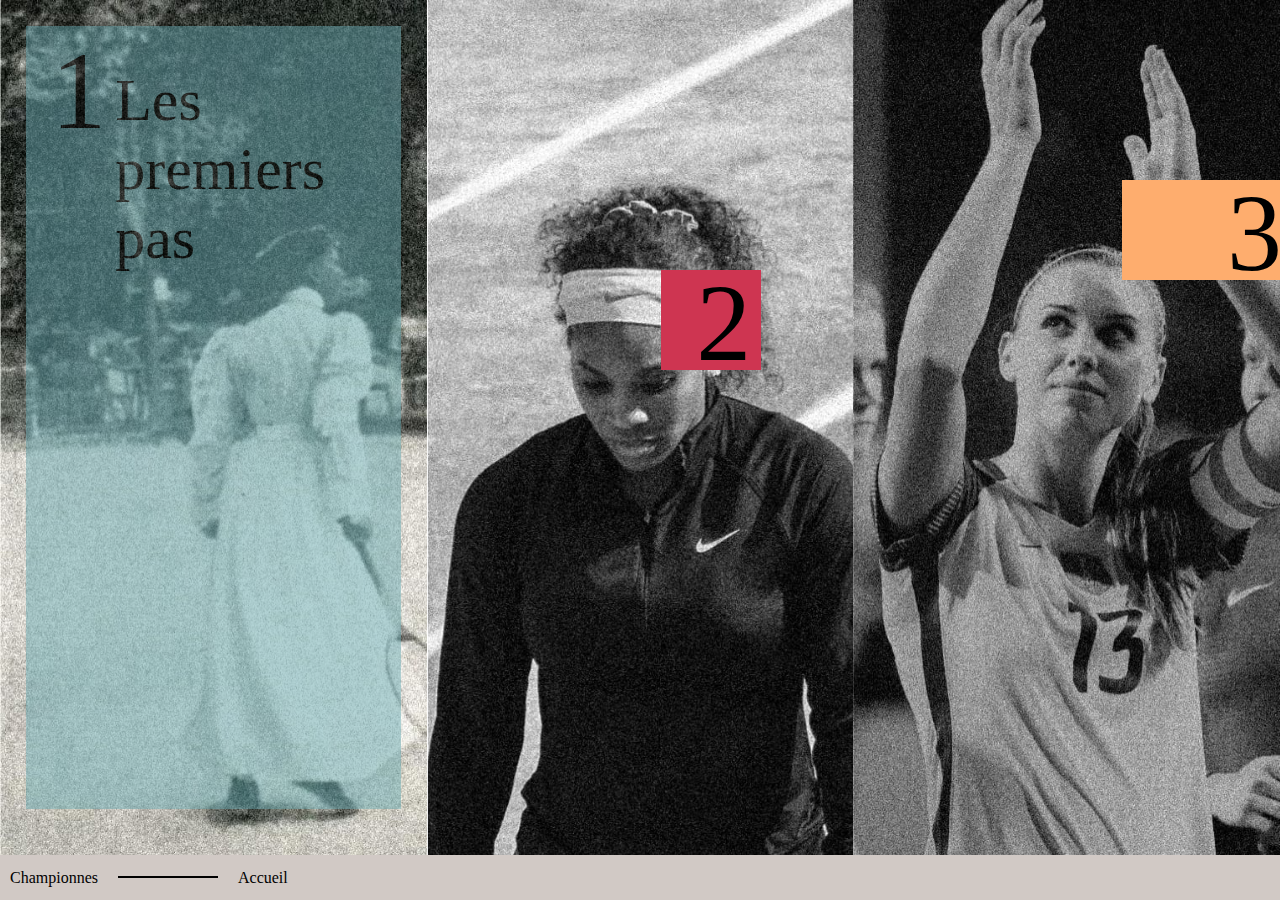
<file: menu.html>
<!DOCTYPE html>
<html lang="fr">

<head>
    <!-- meta tags nécessaires avec bootstrap -->
    <meta charset="utf-8">
    <title>Championnes !</title>
    <meta name="description" content="Au cours du web documentaire, vous allez pouvoir naviguer à travers l’histoire et découvrir les moments importants et marquants pour les femmes dans le milieu sportif. Vous allez prendre connaissance d’un combat qu’elles mènent depuis de nombreuses années, les inégalités auxquelles elles sont confrontées et les conséquences de la persévérance et du courage qui les ont mené à plus de reconnaissance aujourd’hui.">
    <link rel="shortcut icon" href="css/images/1.jpg" type="image/x-icon" />
    <link rel="stylesheet" href="./css/main.css" type="text/css" />
    <link href="https://fonts.googleapis.com/css?family=Livvic&display=swap" rel="stylesheet">
    <script src="./js/main.js"></script>
</head>

<body class="menu">
    <section class="images">
        <div id="partie1">
            <div class="texte1">
                <a class="numero1" href="partie1.html">1</a>
                <h1 class="titre1">Les premiers pas</h1>
            </div>
        </div>
        <div id="partie2">
            <div class="texte2">
                <a class="numero2" href="partie2.html">2</a>
                <h1 class="titre2">Des combats d'inégalités</h1>
            </div>
        </div>
        <div id="partie3">
            <div class="texte3">
                <a class="numero3" href="partie3.html">3</a>
                <h1 class="titre3">De grandes victoires</h1>
            </div>
        </div>
    </section>

    <footer class="menuFooter">
        <p>Championnes</p>
        <a href="index.html">Accueil</a>
    </footer>

</body>

</html>
</file>
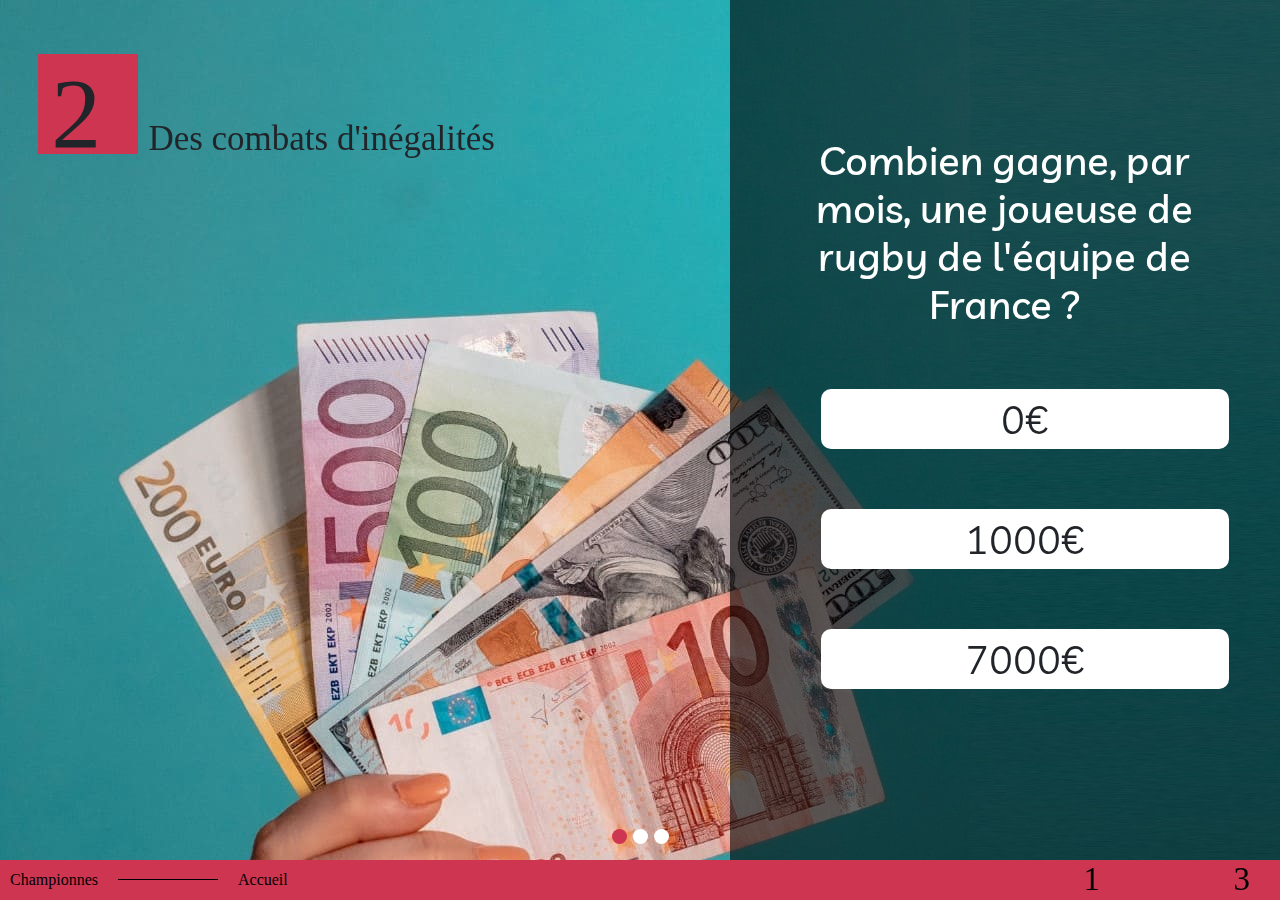
<file: partie2.html>
<!DOCTYPE html>
<html lang="fr">

<head>
    <!-- meta tags nécessaires avec bootstrap -->
    <meta charset="utf-8">
    <title>Championnes !</title>
    <meta name="description" content="Au cours du web documentaire, vous allez pouvoir naviguer à travers l’histoire et découvrir les moments importants et marquants pour les femmes dans le milieu sportif. Vous allez prendre connaissance d’un combat qu’elles mènent depuis de nombreuses années, les inégalités auxquelles elles sont confrontées et les conséquences de la persévérance et du courage qui les ont mené à plus de reconnaissance aujourd’hui.">
    <link rel="stylesheet" href="https://maxcdn.bootstrapcdn.com/bootstrap/4.0.0/css/bootstrap.min.css" integrity="sha384-Gn5384xqQ1aoWXA+058RXPxPg6fy4IWvTNh0E263XmFcJlSAwiGgFAW/dAiS6JXm" crossorigin="anonymous">
    <link rel="shortcut icon" href="css/images/2.jpg" type="image/x-icon" />
    <link rel="stylesheet" href="./css/main.css" type="text/css" />
    <link href="https://fonts.googleapis.com/css?family=Livvic&display=swap" rel="stylesheet">
    <script src="./js/main.js"></script>


</head>

<body class="partie2">
    <div class="pagePartie2">
        <div class="titrePartie2">
            <h1 class="numeroPartie2">2</h1>
            <h2 class="textePartie2">Des combats d'inégalités</h2>
        </div>

        <div id="slider" class="carousel slide">
            <div class="imageCarousel carousel-inner">
                <div class="carousel-item active">
                    <img src="css/images/partie2/fond1.jpg" alt="First slide">
                    <div class="quiz" id="quiz1">
                        <div class="question" id="question1">

                            <h3>Combien gagne, par mois, une joueuse de rugby de l'équipe de France ?</h3>
                            <ul class="propositions">
                                <li class="propo" data-reponse="false">0€</li>
                                <li class="propo" data-reponse="true">1000€</li>
                                <li class="propo" data-reponse="false">7000€</li>
                            </ul>
                        </div>
                        <div class="reponse">
                            <input  type="image" id="extrait1" class="son" src="./css/images/son.png" alt="jouer le son" width="45" height="45">
                            <h4>Salaires</h4>
                            <p>Les femmes gagnent moins que les hommes, rien de nouveaux jusqu'ici. Mais ces inégalités salariales sont parfois très fortes dans le domaine du sport professionnel. Pourquoi ? Parce que le sport féminin ne rapporte pas assez. Pourquoi ? Parce qu'il n'est pas assez médiatisé, que les athlètes ne sont pas assez misent en avant, que les entreprises n'osent pas assez s'engager à soutenir le sport féminin (sponsoring).</p>
                            <p>Si beaucoup de joueuse possède le statut professionnel, ce n'est pas le cas pour toutes. Aujourd'hui, aucune joueuse de rugby en haut niveau ne possède le statut professionnel, elles sont amateur, ce qui explique leur faible salaire de <b class="bonneRep">1 000€ </b>ne leur permettant pas de vivre de leur passion.</p>
                            <p class="extrait">Extrait sonore : Marc Madiot(cycliste) à Jeannie Longo(cycliste) en 1987.</p>
                        </div>
                    </div>
                </div>
                <div class="carousel-item">
                    <img src="css/images/partie2/fond2.jpg" alt="Second slide">
                    <div class="quiz" id="quiz2">
                        <div class="question" id="question2">
                            <h3>Selon l'Association Française du Corps Arbitral Multisports, combien y-a-t'il de femmes arbitres ?</h3>
                            <ul class="propositions">
                                <li class="propo" data-reponse="false">0%</li>
                                <li class="propo" data-reponse="true">26%</li>
                                <li class="propo" data-reponse="false">44%</li>
                            </ul>
                        </div>
                        <div class="reponse">
                            <input  type="image" id="extrait2" class="son" src="./css/images/son.png"  alt="jouer le son" width="45" height="45">
                            <h4>Arbitrage</h4>
                            <p>En France, le taux de femmes arbitres est de seulement <b class="bonneRep">26%</b>. Pourquoi ? Remarques sexistes à répétition sur le terrain lors de rencontre sportives masculines, remise en cause de leur décision car ce sont des femmes, etc. De nombreuses raisons contraignent les jeunes arbitre à abandonner rapidement, lassées de ces conditions de travail.</p>
                            <p class=extrait>Extrait sonore : Bernard Lacombe(footballeur international) sur RMC en 2013.</p>
                        </div>
                    </div>
                </div>
                <div class="carousel-item">
                    <img src="css/images/partie2/fond3.jpg" alt="Third slide">
                    <div class="quiz" id="quiz3">
                        <div class="question" id="question3">
                            <h3>En France, combien de jeunes filles pratiquent le rugby ?</h3>
                            <ul class="propositions">
                                <li class="propo" data-reponse="true">3%</li>
                                <li class="propo" data-reponse="false">15%</li>
                                <li class="propo" data-reponse="false">36%</li>
                            </ul>
                        </div>
                        <div class="reponse">
                            <input  type="image" id="extrait3" class="son" src="./css/images/son.png" alt="jouer le son" width="45" height="45">
                            <h4>Sports masculins ?</h4>
                            <p>Parce qu'elles n'ont pas de modèles, les jeunes filles n'osent pas pratiquer des sports dits "pour les garçons".</p>
                            <ul>
                                <li>le <b>rugby</b> compte seulement de <b class="bonneRep">3%</b> de filles licenciées</li>
                                <li>le <b>judo</b> compte 25% de filles licenciées</li>
                                <li>le <b>football</b> comprend seulement 4% de filles licenciées</li>
                            </ul>
                            <p class="extrait">Extrait sonore : Extrait du journal télévisé de 13h, le 18 juin 1955.</p>
                        </div>
                    </div>
                </div>
            </div>
            <ol class="carousel-indicators">
                <li data-target="#slider" data-slide-to="0" class="active"></li>
                <li data-target="#slider" data-slide-to="1"></li>
                <li data-target="#slider" data-slide-to="2"></li>
            </ol>
        </div>

    </div>

    <footer class="menuFooter2">
        <div class="debut">
            <p>Championnes</p>
            <a href="index.html">Accueil</a>
        </div>
        <div class="fin2">
            <a class="un" href="partie1.html">1</a>
            <a class="trois" href="partie3.html">3</a>
        </div>
    </footer>
    <script src="js/main.js"></script>
    <script src="https://ajax.googleapis.com/ajax/libs/jquery/3.3.1/jquery.min.js"></script>
    <script src="https://code.jquery.com/jquery-3.2.1.slim.min.js" integrity="sha384-KJ3o2DKtIkvYIK3UENzmM7KCkRr/rE9/Qpg6aAZGJwFDMVNA/GpGFF93hXpG5KkN" crossorigin="anonymous"></script>
    <script src="https://cdnjs.cloudflare.com/ajax/libs/popper.js/1.12.9/umd/popper.min.js" integrity="sha384-ApNbgh9B+Y1QKtv3Rn7W3mgPxhU9K/ScQsAP7hUibX39j7fakFPskvXusvfa0b4Q" crossorigin="anonymous"></script>
    <script src="https://maxcdn.bootstrapcdn.com/bootstrap/4.0.0/js/bootstrap.min.js" integrity="sha384-JZR6Spejh4U02d8jOt6vLEHfe/JQGiRRSQQxSfFWpi1MquVdAyjUar5+76PVCmYl" crossorigin="anonymous"></script>
</body>

</html>
</file>
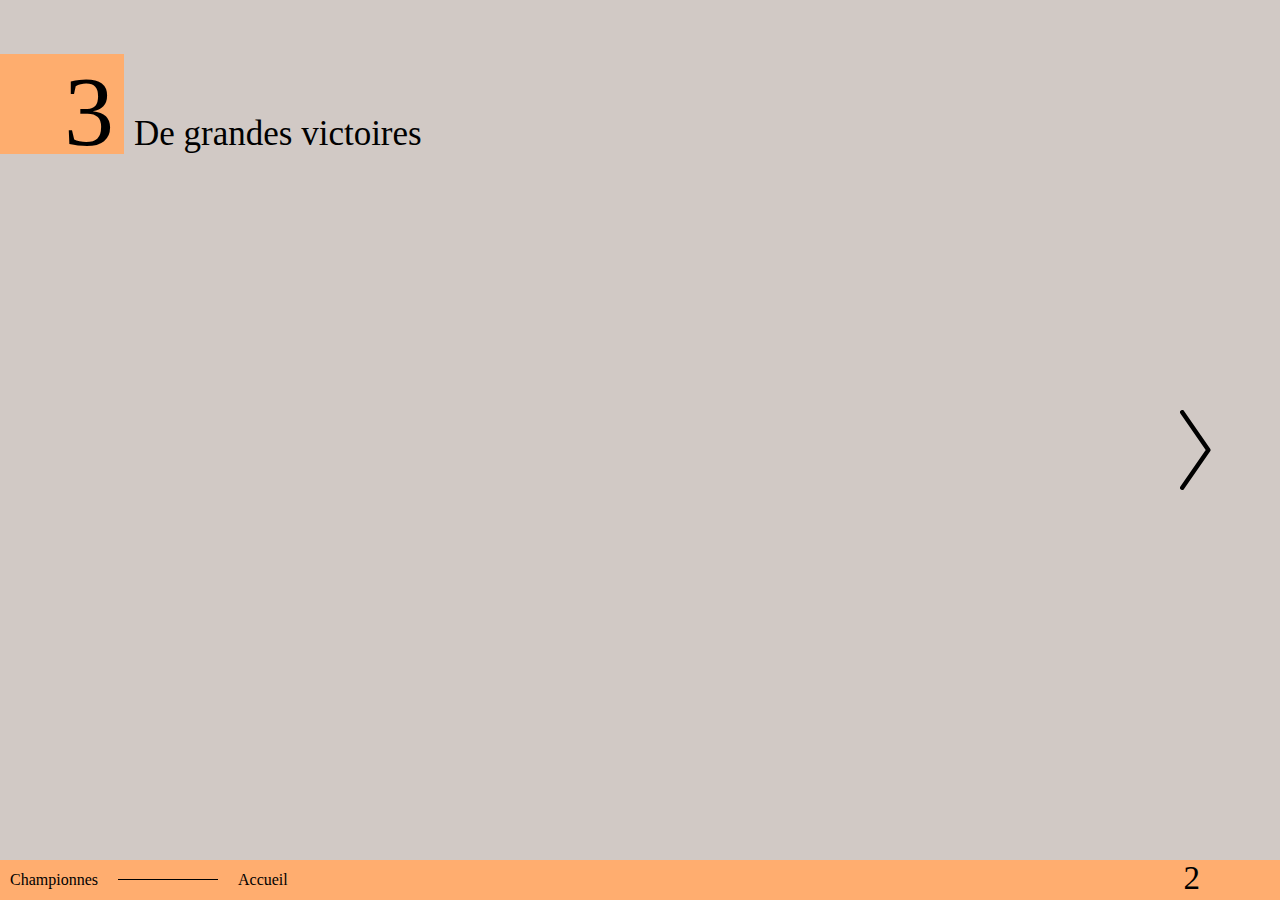
<file: partie3.html>
<!DOCTYPE html>
<html lang="fr">

<head>
    <!-- meta tags nécessaires avec bootstrap -->
    <meta charset="utf-8">
    <title>Championnes !</title>
    <meta name="description" content="Au cours du web documentaire, vous allez pouvoir naviguer à travers l’histoire et découvrir les moments importants et marquants pour les femmes dans le milieu sportif. Vous allez prendre connaissance d’un combat qu’elles mènent depuis de nombreuses années, les inégalités auxquelles elles sont confrontées et les conséquences de la persévérance et du courage qui les ont mené à plus de reconnaissance aujourd’hui.">
    <link rel="shortcut icon" href="css/images/3.jpg" type="image/x-icon" />
    <link rel="stylesheet" href="./css/main.css" type="text/css" />
    <link href="https://fonts.googleapis.com/css?family=Livvic&display=swap" rel="stylesheet">
    <script src="js/main.js"></script>
</head>

<body class="partie3">
    <div class="pagePartie3">
            <div id="section1">
                <div class="titrePartie3">
                    <h1 class="numeroPartie3">3</h1>
                    <h2 class="textePartie3">De grandes victoires</h2>
                </div>

                <iframe width="1165" height="720" class="videoPartie3" src="https://www.youtube.com/embed/kG-5N6TBTSo" frameborder="0" allow="accelerometer; autoplay; encrypted-media; gyroscope; picture-in-picture" allowfullscreen></iframe>
                <div id="fleche1">deuxième page</div>
            </div>
            <div id="section2">
                <div id="fleche2">première page</div>
                <p>Depuis ces dernières années, les femmes ont su montrer qu’elle ont leur place dans le sport et elles sont plus déterminées que jamais à le montrer. Chaque petites initiative est une victoire pour la reconnaissance de ces femmes.</p>
                <p>Merci !</p>
            </div>
    </div>

    <footer class="menuFooter3">
        <div class="debut">
            <p>Championnes</p>
            <a href="index.html">Accueil</a>
        </div>
        <div class="fin3">
            <a href="partie2.html">2</a>
        </div>
    </footer>
    
    <script src="https://ajax.googleapis.com/ajax/libs/jquery/3.3.1/jquery.min.js"></script>
</body>

</html>
</file>
<file: css/main.css>
@font-face {
    font-family: 'bodonixtregular';
    src: url('../css/font/BodoniXT-webfont.eot');
    src: url('../css/font/BodoniXT-webfont.eot?#iefix') format('embedded-opentype'),
        url('../css/font/BodoniXT-webfont.woff2') format('woff2'),
        url('../css/font/BodoniXT-webfont.woff') format('woff'),
        url('../css/font/BodoniXT-webfont.ttf') format('truetype'),
        url('../css/font/BodoniXT-webfont.svg#bodonixtregular') format('svg');
    font-weight: normal;
    font-style: normal;
}

p {
    font-family: livvic;
}

html {
    margin: 0;
    padding: 0;
}

body {
    margin: 0;
    overflow-x: hidden;
}

button {
border: none;
}



/***********************    ACCUEIL    ************************************/

.titre {
    font-family: 'bodonixtregular';
    font-size: 100pt;
    font-weight: 100;
    margin: 0;
    padding: 0;
}

.titre::before {
    content: "";
    background-color: black;
    background-repeat: no-repeat;
    background-size: contain;
    width: 2px;
    height: 70px;
    left: 0px;
    top: 120px;
    margin: 0 auto;
    display: block;
}

.texteAccueil::after {
    content: "";
    background-color: black;
    background-repeat: no-repeat;
    background-size: contain;
    width: 2px;
    height: 70px;
    left: 300px;
    top: -0px;
    display: block;
    margin: 30px auto;
    pointer-events: none;
    cursor: default;
}

.lienMenu {
    width: 48px;
    margin: 0 auto;
}

.bouton {
    margin: 0 auto;
}

.accueil {
    text-align: center;
    background-image: url(./images/fond.jpg);
    background-repeat: no-repeat;
    background-size: cover;
    background-position: bottom;
    position: absolute;
    width: 100vw;
    height: 100vh;
    padding: auto;
}

.texteAccueil {
    display: flex;
    flex-direction: column;
    justify-content: center;
    height: 100vh;
}

/***********************    ACCUEIL    ************************************/

.titre {
    font-family: 'bodonixtregular';
    font-size: 100pt;
    font-weight: 100;
    margin: 0;
    padding: 0;
}

.titre::before {
    content: "";
    background-color: black;
    background-repeat: no-repeat;
    background-size: contain;
    width: 2px;
    height: 70px;
    left: 0px;
    top: 120px;
    margin: 0 auto;
    display: block;
}

.texteAccueil::after {
    content: "";
    background-color: black;
    background-repeat: no-repeat;
    background-size: contain;
    width: 2px;
    height: 70px;
    left: 300px;
    top: -0px;
    display: block;
    margin: 30px auto;
    pointer-events: none;
    cursor: default;
}

.lienMenu {
    width: 48px;
    margin: 0 auto;
}

.bouton {
    margin: 0 auto;
}

.accueil {
    text-align: center;
    background-image: url(./images/fond.svg);
    background-repeat: no-repeat;
    background-size: cover;
    background-position: bottom;
    position: absolute;
    width: 100vw;
    height: 100vh;
    padding: auto;
}

.texteAccueil {
    display: flex;
    flex-direction: column;
    justify-content: center;
    height: 100vh;
}

.fullscreen {
    position: absolute;
    display: flex;
    font-size: 14px;
    text-indent: 0px;
    margin-top: -80px;
    right: 50px;
}

.fullscreen img{
    margin: 0 10px;
    box-shadow: 3px 3px 10px grey;
    border-radius: 5px;
}


/************************************      MENU  ********************************/

.menu {
    overflow: hidden;
}

.numero1,
.numero2,
.numero3 {
    font-family: "bodonixt";
    text-decoration: none;
    color: black;
    font-size: 110px;
    position: absolute;
}

.titre1,
.titre2,
.titre3 {
    font-family: "bodonixt";
    color: black;
    font-size: 60px;
    font-weight: 100;
    position: absolute;
}

.images {
    display: flex;
}

.images > div {
    width: calc(100vw / 3);
    height: 100vh;
}

#partie1 h1 {
    display: none;
}

#partie1 {
    background-image: url(images/partie1menu.jpg);
    background-size: cover;
}

.texte1 {
    position: absolute;
    top: 70%;
    left: 2%;
    width: 120px;
    height: 90px;
    background-image: url(images/1.jpg);
    padding: 0% 0 0px 0;
    margin: 0;
}

.numero1 {
    top: -30px;
    left: 15px;
}

#partie1:hover h1 {
    display: block;
}

#partie1:hover .texte1 {
    position: absolute;
    top: 2vw;
    left: 2vw;
    width: calc(100vw / 3 - 4vw);
    height: 87vh;
    opacity: 0.5;
}

#partie1:hover .numero1 {
    top: 0.2vw;
    left: 2vw;
}

#partie1:hover .titre1 {
    position: absolute;
    top: 0vw;
    left: 7vw;
}



#partie2 h1 {
    display: none;
}

.texte2 {
    position: relative;
    top: 30%;
    left: 55%;
    width: 100px;
    height: 100px;
    background-image: url(images/2.jpg);
    padding: 0% 0 0px 0;
    margin: 0;
}

.numero2 {
    top: -10px;
    right: 10px;
}

#partie2:hover h1 {
    display: block;
}

#partie2:hover .texte2 {
    position: absolute;
    top: 2vw;
    left: calc(100vw / 3 + 2vw);
    width: calc(100vw / 3 - 4vw);
    height: 87vh;
    opacity: 0.5;
}

#partie2:hover .numero2 {
    top: 0.2vw;
    left: 2vw;
}

#partie2:hover .titre2 {
    position: absolute;
    top: 0vw;
    left: 7vw;
}

#partie2 {
    background-image: url(images/partie2menu.jpg);
    background-size: cover;
}



#partie3 {
    background-image: url(images/partie3menu.jpg);
    background-size: cover;
}

#partie3 h1 {
    display: none;
}

.texte3 {
    position: relative;
    top: 20%;
    left: 63%;
    width: 170px;
    height: 100px;
    background-image: url(images/3.jpg);
}

.numero3 {
    top: -10px;
    right: 10px;
}

#partie3:hover h1 {
    display: block;
}

#partie3:hover .texte3 {
    position: absolute;
    top: 2vw;
    left: calc(100vw / 3 + 100vw / 3 + 2vw);
    width: calc(100vw / 3 - 4vw);
    height: 87vh;
    opacity: 0.5;
}

#partie3:hover .numero3 {
    top: 0.2vw;
    left: 2vw;
}

#partie3:hover .titre3 {
    position: absolute;
    top: 0vw;
    left: 7vw;
}

.menuFooter {
    width: 100vw;
    background-color: #D1C9C5;
    height: 5vh;
    bottom: 0;
    display: flex;
    position: fixed;
    z-index: 10;
    align-items: center;
}

.menuFooter a,
.menuFooter p {
    text-decoration: none;
    color: black;
    margin: 0 10px;
    font-family: 'bodonixt';
}

.menuFooter a::before {
    content: "";
    background-color: black;
    background-size: contain;
    width: 100px;
    height: 1.5px;
    left: 0px;
    top: 10%;
    margin: 5px 20px 5px 0px;
    display: inline-block;
}

.menuFooter .fullscreen {
    margin-top: 0px;
}


/*********************    PARTE 1 *********************/

.pagePartie1 {
    background-color: #D1C9C5;
    display: flex;
    overflow: hidden;
    height: 100vh;
    min-width: 100vw;
}

.titrePartie1 {
    font-family: "bodonixt";
    font-weight: 100;
    display: flex;
    flex-direction: row;
    padding: 6vh 0 0;
    height: auto;
    margin: 0 0 0 4%;
    color: black;
}

.numeroPartie1 {
    background-image: url(images/1.jpg);
    background-repeat: no-repeat;
    background-position: top 3% left;
    background-size: 80%;
    padding: 0 0% 1% 1%;
    font-size: 100px;
    font-weight: 100;
    margin: 0;
    z-index: 15;
    color: black;
}

.pagePartie1 h1 {
    width: 160px;
    height: 80vh;
}

.textePartie1 {
    font-weight: 100;
    font-size: 35px;
    margin: auto 0 0 10px;
    position: absolute;
    padding: 63px 0 0 80px;
    z-index: 15;
}


.menuFooter1 a,
.menuFooter1 p {
    text-decoration: none;
    color: black;
    margin: 0 10px;
    font-family: 'bodonixt';
}

.menuFooter1 .debut a::before {
    content: "";
    background-color: black;
    background-size: contain;
    width: 100px;
    height: 1.5px;
    left: 0px;
    top: 10%;
    margin: 5px 20px 5px 0px;
    display: inline-block;
}

.menuFooter1 {
    width: 100vw;
    background-color: #68A9B2;
    height: 40px;
    bottom: 0;
    display: flex;
    position: fixed;
    z-index: 10;
    align-items: center;
}

.menuFooter1 .fullscreen {
    margin-top: 0px;
}





.date {
    height: 100vh;
    width: 100vw;
    background-size: cover;
    background-position: bottom;
    position: absolute;
    top: 0;
    display: flex;
    overflow: hidden;
    justify-content: space-between;
    align-items: center;
}



.date div {
    display: flex;
    flex-direction: column;
    width: 30vw;
    margin: auto 4%;
}

.date .droite {
    margin: 25vh 4% auto 4%;
}

.date div img {
    width: 80%;
    height: 80%;
}

.date .texte {
    background-color: #D1C9C5;
    padding: 15px;
    position: absolute;

}

.date .nom {
    margin: 0;
}


/**************************DATE 1*******************************/
.date1 {
    background-image: url(images/page1/1900.jpg);
    display: flex;
}

.date1 .droite img,
.droite p {
    width: 60%;
    margin: auto;
}

.date1 .droite .nom {
    width: 60%;
    margin: auto;
}

.date1 .gauche img,
.gauche p {
    width: 80%;
    margin: auto;
}

.date1 .gauche .nom {
    width: 80%;
    margin: auto;
}

.date1 .gauche img {
    margin-top: 20px;
}

/**************************DATE 2*******************************/
.date2 {
    background-image: url(images/page2/1948.jpg);
    display: none;
}

.date2 .droite {
    margin: 30vh 4% auto 4%;
}

.date2 .nom {
    color: white;
}

.date2 .texte {
    width: 15%;
    top: 52vh;
    left: 15%;
}

.date2 .gauche img {
    width: 70%;
    margin: auto;
}

/**************************DATE 3*******************************/
.date3 {
    background-image: url(images/page3/1956.jpg);
    display: none;
}

.date3 .droite img {
    width: 60%;
}

.date3 .texte {
    width: 15%;
    top: 60vh;
    left: 15%;
}

.date3 .droite .nom {
    width: 30%;
    color: white;
}

.date3 .gauche {
    background-color: #D1C9C5;
    width: 25%;
    padding: 20px;
}

.date3 .gauche p {
    width: 100%;
}

.date3 .gauche .italic {
    font-style: italic;
    font-size: 20px;
    margin-top: 20px;
}


/**************************DATE 4*******************************/
.date4 {
    background-image: url(images/page4/1968.jpg);
    display: none;
}

.date4 .droite img {
    width: 60%;
}

.date4 .texte {
    width: 15%;
    top: 60vh;
    left: 15%;
}

.date4 .gauche .nom {
    width: 80%;
    margin: auto;
}

.date4 audio {
    position: absolute;
    left: 0%;
    top: 95%;
    z-index: 8;
    background-color: #D1C9C5;
    padding: 15px;
    width: 90.5%;
}

.date4 .gauche img {
    margin: 20px auto 0;
    width: 80%
}

/**************************DATE 5*******************************/
.date5 {
    background-image: url(images/page5/1984.jpg);
    display: none;
}

.date5 .droite img {
    width: 60%;
}

.date5 .droite .nom {
    width: 20%;
}

.date5 .texte {
    width: 15%;
    top: 65vh;
    left: 15%;
}

.date5 .gauche img {
    width: 75%;
    margin: auto;
}

/**************************DATE 6*******************************/
.date6 {
    background-image: url(images/page6/2000.jpg);
    display: none;
    color: white;
}

.date6 .droite img {
    margin: 40px auto 0;
    width: 80%;
}

.date6 .nom {
    width: 80%;
    margin: auto;
}

.date6 .texteBlanc {
    width: 80%;
}

.date6 .droite {
    margin: 30vh 4% auto 4%;
}


/**************************DATE 7*******************************/
.date7 {
    background-image: url(images/page7/2012.jpg);
    display: none;
}

.date7 .droite img {
    margin: auto;
    width: 75%;
}

.date7 .gauche img {
    margin: auto;
}

.date7 .texte {
    width: 15%;
    top: 70vh;
    right: 17%;
}

/**************************DATE 8*******************************/
.date8 {
    background-image: url(images/page8/2018.jpg);
    display: none;
}

.date8 .droite .texte {
    width: 15%;
    top: 25vh;
    left: 17%;
}

.date8 .droite img {
    margin-top: 20%;
}

.date8 .droite .nom {
    color: white;
}

.date8 iframe {
    position: absolute;
    top: 24vh;
    z-index: 8;
}

.date8 .gauche .texte {
    z-index: 9;
    width: 20%;
    top: 60vh;
    right: 5%;
}

/*****************************************************/

.fin1 {
    display: flex;
    align-items: center;
}

.fin1 a {
    text-decoration: none;
    color: black;
    z-index: 20;
    position: absolute;
    top: 0;
    right: 30px;
    font-family: "bodonixt";
    font-size: 33px;
}

.fin1 a::after {
    position: absolute;
    content: url(images/long-arrow-alt-right-solid.svg);
    width: 30px;
    height: 1.2px;
    margin: -5px 0;
    left: -80px;
    display: inline-flex;
    flex-direction: row-reverse;
}


/**************************************************    ROUE PARTIE 1 ********************************************/

.services {
    position: absolute;
    font-family: "bodonixt";
    top: 0;
    width: 100%;
    height: 100vh;
    display: -webkit-box;
    display: flex;
    -webkit-box-align: center;
    align-items: center;
    -webkit-box-pack: justify;
    justify-content: space-between;
    z-index: 0;
    overflow: hidden;
}

.services > * {
    -webkit-box-flex: 1;
    flex-grow: 1;
}

.circle--rotate {
    border-radius: 50%;
    width: 30%;
    height: 30%;
    margin: 0 auto 0;
    position: relative;
    -webkit-transform: rotate(0deg);
    transform: rotate(0deg);
    z-index: 0;
    padding: 0;
}

.circle--rotate > li {
    position: absolute;
    left: 0;
    top: 0;
    width: 100%;
    height: 100%;
    display: block;
    border-radius: 50%;
    z-index: 10;
    visibility: hidden;
}

.circle--rotate > li .icon {
    visibility: visible;
    cursor: pointer;
    text-align: center;
    overflow: hidden;
    font-size: 22px;
    color: black;
    margin: -30px auto;
    -webkit-transition: all 500ms ease;
    transition: all 500ms ease;
}

.redi {
    width: 50%;
    margin: auto;
}

.redi1 {
    width: 80%;
    margin: auto;
}

.redi2 {
    width: 70%;
    margin: auto;
}


.circle--rotate > li img {
    margin: auto;
}

.circle--slider {
    position: relative;
}

.circle--slider .rotate--circle {
    margin: 0 auto;
}

.circle--slider .circle--rotate > li div {
    position: relative;
    overflow: visible;
}

.circle--slider .circle--rotate > li.active div {
    font-size: 40px;
    position: absolute;
    text-align: center;
    top: -50px;
    left: 37%;
    transition: all 1s;
}


.circle--slider .count2 li:nth-child(2) {
    -webkit-transform: rotate(180deg);
    transform: rotate(180deg);
}

.circle--slider .count3 li:nth-child(2) {
    -webkit-transform: rotate(120deg);
    transform: rotate(120deg);
}

.circle--slider .count3 li:nth-child(3) {
    -webkit-transform: rotate(240deg);
    transform: rotate(240deg);
}

.circle--slider .count4 li:nth-child(2) {
    -webkit-transform: rotate(90deg);
    transform: rotate(90deg);
}

.circle--slider .count4 li:nth-child(3) {
    -webkit-transform: rotate(180deg);
    transform: rotate(180deg);
}

.circle--slider .count4 li:nth-child(4) {
    -webkit-transform: rotate(270deg);
    transform: rotate(270deg);
}

.circle--slider .count5 li:nth-child(2) {
    -webkit-transform: rotate(72deg);
    transform: rotate(72deg);
}

.circle--slider .count5 li:nth-child(3) {
    -webkit-transform: rotate(144deg);
    transform: rotate(144deg);
}

.circle--slider .count5 li:nth-child(4) {
    -webkit-transform: rotate(216deg);
    transform: rotate(216deg);
}

.circle--slider .count5 li:nth-child(5) {
    -webkit-transform: rotate(-72deg);
    transform: rotate(-72deg);
}

.circle--slider .count6 li:nth-child(2) {
    -webkit-transform: rotate(60deg);
    transform: rotate(60deg);
}

.circle--slider .count6 li:nth-child(3) {
    -webkit-transform: rotate(120deg);
    transform: rotate(120deg);
}

.circle--slider .count6 li:nth-child(4) {
    -webkit-transform: rotate(180deg);
    transform: rotate(180deg);
}

.circle--slider .count6 li:nth-child(5) {
    -webkit-transform: rotate(240deg);
    transform: rotate(240deg);
}

.circle--slider .count6 li:nth-child(6) {
    -webkit-transform: rotate(-60deg);
    transform: rotate(-60deg);
}

.circle--slider .count7 li:nth-child(2) {
    -webkit-transform: rotate(51.5deg);
    transform: rotate(51.5deg);
}

.circle--slider .count7 li:nth-child(3) {
    -webkit-transform: rotate(103deg);
    transform: rotate(103deg);
}

.circle--slider .count7 li:nth-child(4) {
    -webkit-transform: rotate(154.5deg);
    transform: rotate(154.5deg);
}

.circle--slider .count7 li:nth-child(5) {
    -webkit-transform: rotate(206deg);
    transform: rotate(206deg);
}

.circle--slider .count7 li:nth-child(6) {
    -webkit-transform: rotate(-103deg);
    transform: rotate(-103deg);
}

.circle--slider .count7 li:nth-child(7) {
    -webkit-transform: rotate(-51.5deg);
    transform: rotate(-51.5deg);
}

.circle--slider .count8 li:nth-child(2) {
    -webkit-transform: rotate(45deg);
    transform: rotate(45deg);
}

.circle--slider .count8 li:nth-child(3) {
    -webkit-transform: rotate(90deg);
    transform: rotate(90deg);
}

.circle--slider .count8 li:nth-child(4) {
    -webkit-transform: rotate(135deg);
    transform: rotate(135deg);
}

.circle--slider .count8 li:nth-child(5) {
    -webkit-transform: rotate(180deg);
    transform: rotate(180deg);
}

.circle--slider .count8 li:nth-child(6) {
    -webkit-transform: rotate(-135deg);
    transform: rotate(-135deg);
}

.circle--slider .count8 li:nth-child(7) {
    -webkit-transform: rotate(-90deg);
    transform: rotate(-90deg);
}

.circle--slider .count8 li:nth-child(8) {
    -webkit-transform: rotate(-45deg);
    transform: rotate(-45deg);
}

.circle--slider .count9 li:nth-child(2) {
    -webkit-transform: rotate(40deg);
    transform: rotate(40deg);
}

.circle--slider .count9 li:nth-child(3) {
    -webkit-transform: rotate(80deg);
    transform: rotate(80deg);
}

.circle--slider .count9 li:nth-child(4) {
    -webkit-transform: rotate(120deg);
    transform: rotate(120deg);
}

.circle--slider .count9 li:nth-child(5) {
    -webkit-transform: rotate(160deg);
    transform: rotate(160deg);
}

.circle--slider .count9 li:nth-child(6) {
    -webkit-transform: rotate(-160deg);
    transform: rotate(-160deg);
}

.circle--slider .count9 li:nth-child(7) {
    -webkit-transform: rotate(-120deg);
    transform: rotate(-120deg);
}

.circle--slider .count9 li:nth-child(8) {
    -webkit-transform: rotate(-80deg);
    transform: rotate(-80deg);
}

.circle--slider .count9 li:nth-child(9) {
    -webkit-transform: rotate(-40deg);
    transform: rotate(-40deg);
}

.circle--slider .count10 li:nth-child(2) {
    -webkit-transform: rotate(36deg);
    transform: rotate(36deg);
}

.circle--slider .count10 li:nth-child(3) {
    -webkit-transform: rotate(72deg);
    transform: rotate(72deg);
}

.circle--slider .count10 li:nth-child(4) {
    -webkit-transform: rotate(108deg);
    transform: rotate(108deg);
}

.circle--slider .count10 li:nth-child(5) {
    -webkit-transform: rotate(144deg);
    transform: rotate(144deg);
}

.circle--slider .count10 li:nth-child(6) {
    -webkit-transform: rotate(-180deg);
    transform: rotate(-180deg);
}

.circle--slider .count10 li:nth-child(7) {
    -webkit-transform: rotate(-144deg);
    transform: rotate(-144deg);
}

.circle--slider .count10 li:nth-child(8) {
    -webkit-transform: rotate(-108deg);
    transform: rotate(-108deg);
}

.circle--slider .count10 li:nth-child(9) {
    -webkit-transform: rotate(-72deg);
    transform: rotate(-72deg);
}

.circle--slider .count10 li:nth-child(10) {
    -webkit-transform: rotate(-36deg);
    transform: rotate(-36deg);
}


.circle--slider .animate-wrapper {
    width: 25%;
    height: 25%;
    position: absolute;
    background-color: white;
    top: 0;
    left: 0;
    right: 0;
    bottom: 0;
    margin: auto;
    border-radius: 50%;
}

.circle--slider .animate-img {
    width: 25%;
    height: 25%;
    border-radius: 50%;
    overflow: hidden;
}

.circle--slider .animate-img .animate-img__in {
    position: absolute;
    display: flex;
    top: 0;
    bottom: 0;
    left: 0;
    right: 0;
    margin: auto;
    border-radius: 50%;
    z-index: 3;
    -webkit-transform: rotate3d(0, 0, 0, 0deg) scale(0.85);
    transform: rotate3d(0, 0, 0, 0deg) scale(0.85);
    -webkit-transition: .55s ease-in-out;
    transition: .55s ease-in-out;
    opacity: 0;
    background-size: cover;
}

.circle--slider .animate-more {
    opacity: 0;
    display: flex;
    flex-direction: column;
    justify-content: center;
    visibility: hidden;
    -webkit-transition: all .5s .4s;
    transition: all .5s .4s;
    overflow: hidden;
    width: auto;
    height: auto;
    z-index: 30;
    margin: auto;
    -webkit-transform: scale(0.8);
    transform: scale(0.8);
}

.circle--slider .animate.active .animate-more {
    opacity: 1;
    visibility: visible;
    -webkit-transform: scale(1);
    transform: scale(1);
}

.circle--slider .animate.active .animate-img .animate-img__in {
    opacity: 1;
    -webkit-transform: scale(1);
    transform: scale(1);
}





/*******************************     PARTIE 2 **********************************/

.pagePartie2 {
    background-color: #D1C9C5;
    display: flex;
    height: 100vh;
    min-width: 100vw;
}

.titrePartie2 {
    font-family: "bodonixt";
    font-weight: 100;
    display: flex;
    flex-direction: row;
    padding: 6vh 0 0;
    height: 160px;
    margin: 0 0 0 3%;
    width: 50vw;
    z-index: 2;
}

.numeroPartie2 {
    background-image: url(images/2.jpg);
    width: 100px;
    height: 100px;
    padding: 0 0 0 2%;
    font-size: 100px;
    font-weight: 100;
}

.textePartie2 {
    font-weight: 100;
    font-size: 35px;
    margin: auto 0 0 10px;
}

.menuFooter2 {
    width: 100vw;
    background-color: #CD3551;
    height: 40px;
    bottom: 0;
    display: flex;
    position: fixed;
    justify-content: space-between;
    z-index: 10;
    align-items: center;
}

.menuFooter2 .fullscreen {
    margin-top: 0px;
}

.fin2 {
    display: flex;
    align-items: center;
}

.fin2 .un {
    text-decoration: none;
    color: black;
    z-index: 20;
    position: absolute;
    right: 180px;
    font-family: "bodonixt";
    font-size: 33px;
}

.fin2 .trois {
    text-decoration: none;
    color: black;
    z-index: 20;
    position: absolute;
    right: 30px;
    font-family: "bodonixt";
    font-size: 33px;
}

.fin2 .un::before {
    position: absolute;
    content: url(images/long-arrow-alt-left-solid.svg);
    width: 30px;
    height: 1.2px;
    margin: -5px 0;
    left: 25%;
    display: inline-flex;
    flex-direction: row-reverse;
}

.fin2 .trois::after {
    position: absolute;
    content: url(images/long-arrow-alt-right-solid.svg);
    width: 30px;
    height: 1.2px;
    margin: -5px 0;
    left: -80px;
    display: inline-flex;
    flex-direction: row-reverse;
}


/************  CAROUSSEL **************/


.carousel {
    position: absolute;
    width: 100vw;
    display: flex;
    height: 100vh;
    z-index: 1;
}

.carousel-item img {
    position: absolute;
    min-height: 100vh;
    min-width: 100vw;
}


.carousel-indicators {
    position: absolute;
    bottom: 40px;
}

.carousel-indicators li {
    height: 15px;
    width: 15px;
    border-radius: 100%;
    background-color: white;
    margin-right: 3px;
    margin-left: 3px;
}

.carousel-indicators .active {
    background-color: #CD3551;
}


/***************    QUIZ    ****************/
.quiz {
    font-family: 'livvic';
    display: flex;
    flex-direction: column;
    justify-content: center;
    position: absolute;
    width: 43%;
    right: 0;
    background-color: rgba(0, 0, 0, 0.6);
    height: 100vh;
    text-align: center;
    z-index: 45;
}

.question {
    display: flex;
    flex-direction: column;
    justify-content: space-around;
    height: 70vh;
    animation:
}

.reponse {
    display: none;
    text-align: left;
    margin: 10%;
    font-size: 1.2rem;
}

.reponse h4 {
    font-family: "bodonixt";
    font-size: 2.5rem;
    margin-bottom: 20px;
}

.bonneRep {
    font-size: 1.7rem;
}

.reponse li {
    color: white;
    margin: 20px 0;
}

.quiz p,
h3,
h4 {
    color: white;
}

.quiz li {
    list-style: none;
}

.quiz h3 {
    width: 70%;
    margin: 0 auto;
    font-size: 2.5rem;
}

.propositions li {
    background: white;
    border-radius: 10px;
    width: 80%;
    font-size: 2.5rem;
    margin: 60px auto;
}

.son {
    position: fixed;
    z-index: 40;
    top: 10vh;
    right: 10vh;
    width: 45px;
    height: 45px;
}


.extrait{
    font-size: 16px;
    text-align: right;
    margin: 40px 0 0;
}

/*****************   PARTIE 3 ***********************/

.pagePartie3 {
    background-color: #D1C9C5;

    display: flex;
    overflow: hidden;
    max-height: 100vh;

}

.videoPartie3 {
    max-width: 70vw;
    max-height: 70vh;
    position: relative;
    left: 5%;
    top: 3vh;
}

.titrePartie3 {
    font-family: "bodonixt";
    font-weight: 100;
    display: flex;
    flex-direction: row;
    padding: 6vh 0 0;
    height: auto;
}

.numeroPartie3 {
    background-image: url(images/3.jpg);
    width: 60px;
    height: 100px;
    padding: 0 0 0 5%;
    font-size: 100px;
    font-weight: 100;
    margin: 0;
}

.textePartie3 {
    font-weight: 100;
    font-size: 35px;
    margin: auto 0 0 10px;
}

.debut a,
.debut p {
    text-decoration: none;
    color: black;
    margin: 0 10px;
    font-family: 'bodonixt';
}

.debut a::before {
    content: "";
    background-color: black;
    background-size: contain;
    width: 100px;
    height: 1.5px;
    left: 0px;
    top: 10%;
    margin: 5px 20px 5px 0px;
    display: inline-block;
}

.menuFooter3 {
    width: 100vw;
    background-color: #FFAD6F;
    height: 40px;
    bottom: 0;
    display: flex;
    position: fixed;
    justify-content: space-between;
    z-index: 10;
    align-items: center;
}

.menuFooter3 .fullscreen {
    margin-top: 0px;
}

.debut {
    display: flex;
    flex-direction: row;
}

.fin3 {
    display: flex;
    align-items: center;
}

.fin3 a {
    text-decoration: none;
    color: black;
    z-index: 20;
    position: absolute;
    top: 0;
    right: 80px;
    font-family: "bodonixt";
    font-size: 33px;
}

.fin3 a::before {
    position: absolute;
    content: url(images/long-arrow-alt-left-solid.svg);
    width: 30px;
    height: 1.2px;
    margin: -5px 0;
    left: 5%;
    display: inline-flex;
    flex-direction: row-reverse;
}


#fleche1 {
    background-image: url(images/flechePartie3versDroite.svg);
    position: absolute;
    text-indent: 0px;
    background-repeat: no-repeat;
    width: 40px;
    display: flex;
    height: 80px;
    text-indent: -99999px;
    top: calc(50% - 40px);
    right: 60px;
}

#fleche2 {
    background-image: url(images/flechePartie3versGauche.svg);
    position: absolute;
    text-indent: 0px;
    background-repeat: no-repeat;
    width: 40px;
    display: flex;
    height: 80px;
    text-indent: -99999px;
    top: calc(50% - 40px);
    left: 60px;
    display: none;
}

.pagePartie3 #section1 {
    height: 100vh;
    min-width: 100vw;
    transition: all 1s;
    overflow-x: hidden;
}

.pagePartie3 #section2 {
    height: 100vh;
    min-width: 100vw;
    display: flex;
    overflow: hidden;
    flex-direction: column;
    justify-content: center;
    transition: all 1s;
}

.pagePartie3 #section2 p {
    text-align: center;
    width: 70%;
    margin: 0 auto;
    font-size: 2rem;
}

.pagePartie3 #section2 p:first-of-type {
    margin-bottom: 25px;
}

.translate1 {
    transform: translateX(-100vw);
}

.translate2 {
    transform: translateX(0vw);
}
</file>
